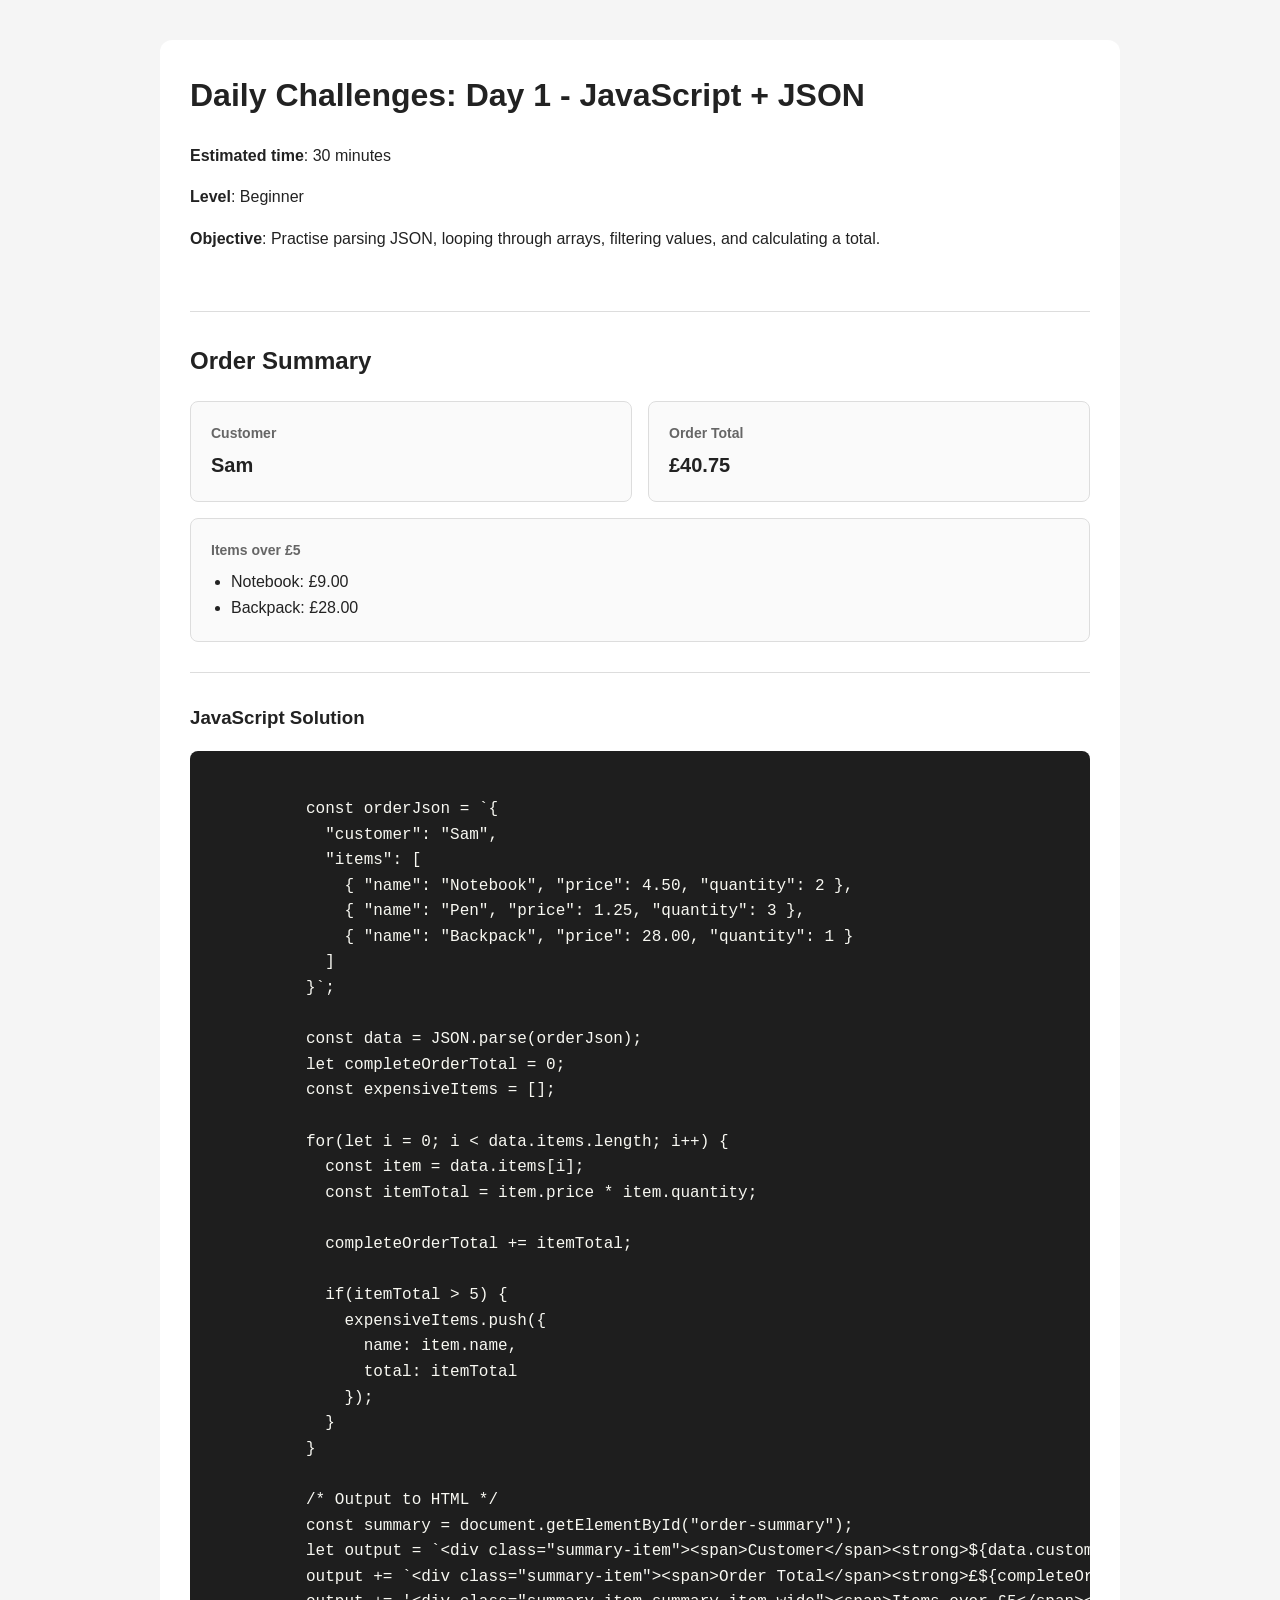
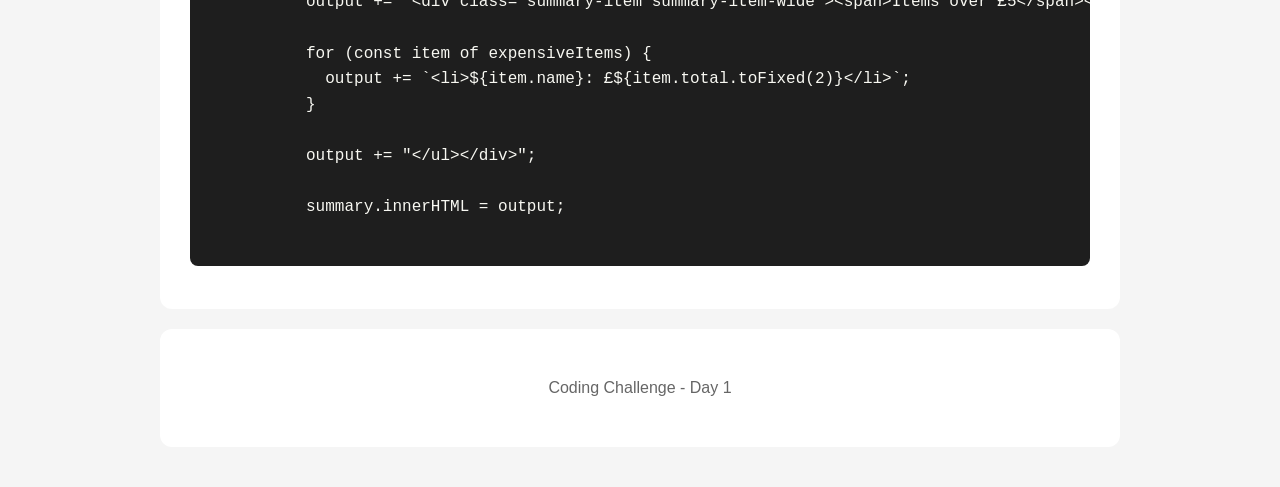
<file: day-1/index.html>
<!DOCTYPE html>
<html lang="en">
  <head>

    <meta charset="UTF-8">
    <meta name="viewport" content="width=device-width, initial-scale=1.0">

    <title>Daily Challenges: Day 1 - JavaScript + JSON</title>
    <link rel="stylesheet" href="../assets/css/combined.min.css">
  </head>
  <body class="challenge-page">

    <header>
      <h1>Daily Challenges: Day 1 - JavaScript + JSON</h1>

      <p><strong>Estimated time</strong>: 30 minutes</p>
      <p><strong>Level</strong>: Beginner</p>
      <p><strong>Objective</strong>: Practise parsing JSON, looping through arrays, filtering values, and calculating a total.</p>
    </header>

    <main>
      <hr />

      <section>
        <h2>Order Summary</h2>
        <div id="order-summary" class="order-summary"></div>
      </section>

      <hr/>

      <section>
        <h3>JavaScript Solution</h3>
        <pre><code>
          const orderJson = `{
            "customer": "Sam",
            "items": [
              { "name": "Notebook", "price": 4.50, "quantity": 2 },
              { "name": "Pen", "price": 1.25, "quantity": 3 },
              { "name": "Backpack", "price": 28.00, "quantity": 1 }
            ]
          }`;

          const data = JSON.parse(orderJson);
          let completeOrderTotal = 0;
          const expensiveItems = [];

          for(let i = 0; i < data.items.length; i++) {
            const item = data.items[i];
            const itemTotal = item.price * item.quantity;

            completeOrderTotal += itemTotal;

            if(itemTotal > 5) {
              expensiveItems.push({
                name: item.name,
                total: itemTotal
              });
            }
          }

          /* Output to HTML */
          const summary = document.getElementById("order-summary");
          let output = `&lt;div class="summary-item"&gt;&lt;span&gt;Customer&lt;/span&gt;&lt;strong&gt;${data.customer}&lt;/strong&gt;&lt;/div&gt;`;
          output += `&lt;div class="summary-item"&gt;&lt;span&gt;Order Total&lt;/span&gt;&lt;strong&gt;£${completeOrderTotal.toFixed(2)}&lt;/strong&gt;&lt;/div&gt;`;
          output += '&lt;div class="summary-item summary-item-wide"&gt;&lt;span&gt;Items over £5&lt;/span&gt;&lt;ul&gt;';

          for (const item of expensiveItems) {
            output += `&lt;li&gt;${item.name}: £${item.total.toFixed(2)}&lt;/li&gt;`;
          }

          output += "&lt;/ul&gt;&lt;/div&gt;";

          summary.innerHTML = output;
        </code></pre>
      </section>
    </main>

    <footer>
      <p>Coding Challenge - Day 1</p>
    </footer>

    <script>
      const orderJson = `{
        "customer": "Sam",
        "items": [
          { "name": "Notebook", "price": 4.50, "quantity": 2 },
          { "name": "Pen", "price": 1.25, "quantity": 3 },
          { "name": "Backpack", "price": 28.00, "quantity": 1 }
        ]
      }`;

      const data = JSON.parse(orderJson);
      let completeOrderTotal = 0;
      const expensiveItems = [];

      for(let i = 0; i < data.items.length; i++) {
        const item = data.items[i];
        const itemTotal = item.price * item.quantity;

        completeOrderTotal += itemTotal;

        if(itemTotal > 5) {
          expensiveItems.push({
            name: item.name,
            total: itemTotal
          });
        }
      }

      /* Output to HTML */
      const summary = document.getElementById("order-summary");
      let output = `<div class="summary-item"><span>Customer</span><strong>${data.customer}</strong></div>`;
      output += `<div class="summary-item"><span>Order Total</span><strong>£${completeOrderTotal.toFixed(2)}</strong></div>`;
      output += '<div class="summary-item summary-item-wide"><span>Items over £5</span><ul>';

      for (const item of expensiveItems) {
        output += `<li>${item.name}: £${item.total.toFixed(2)}</li>`;
      }

      output += "</ul></div>";

      summary.innerHTML = output;

    </script>

  </body>
</html>
</file>
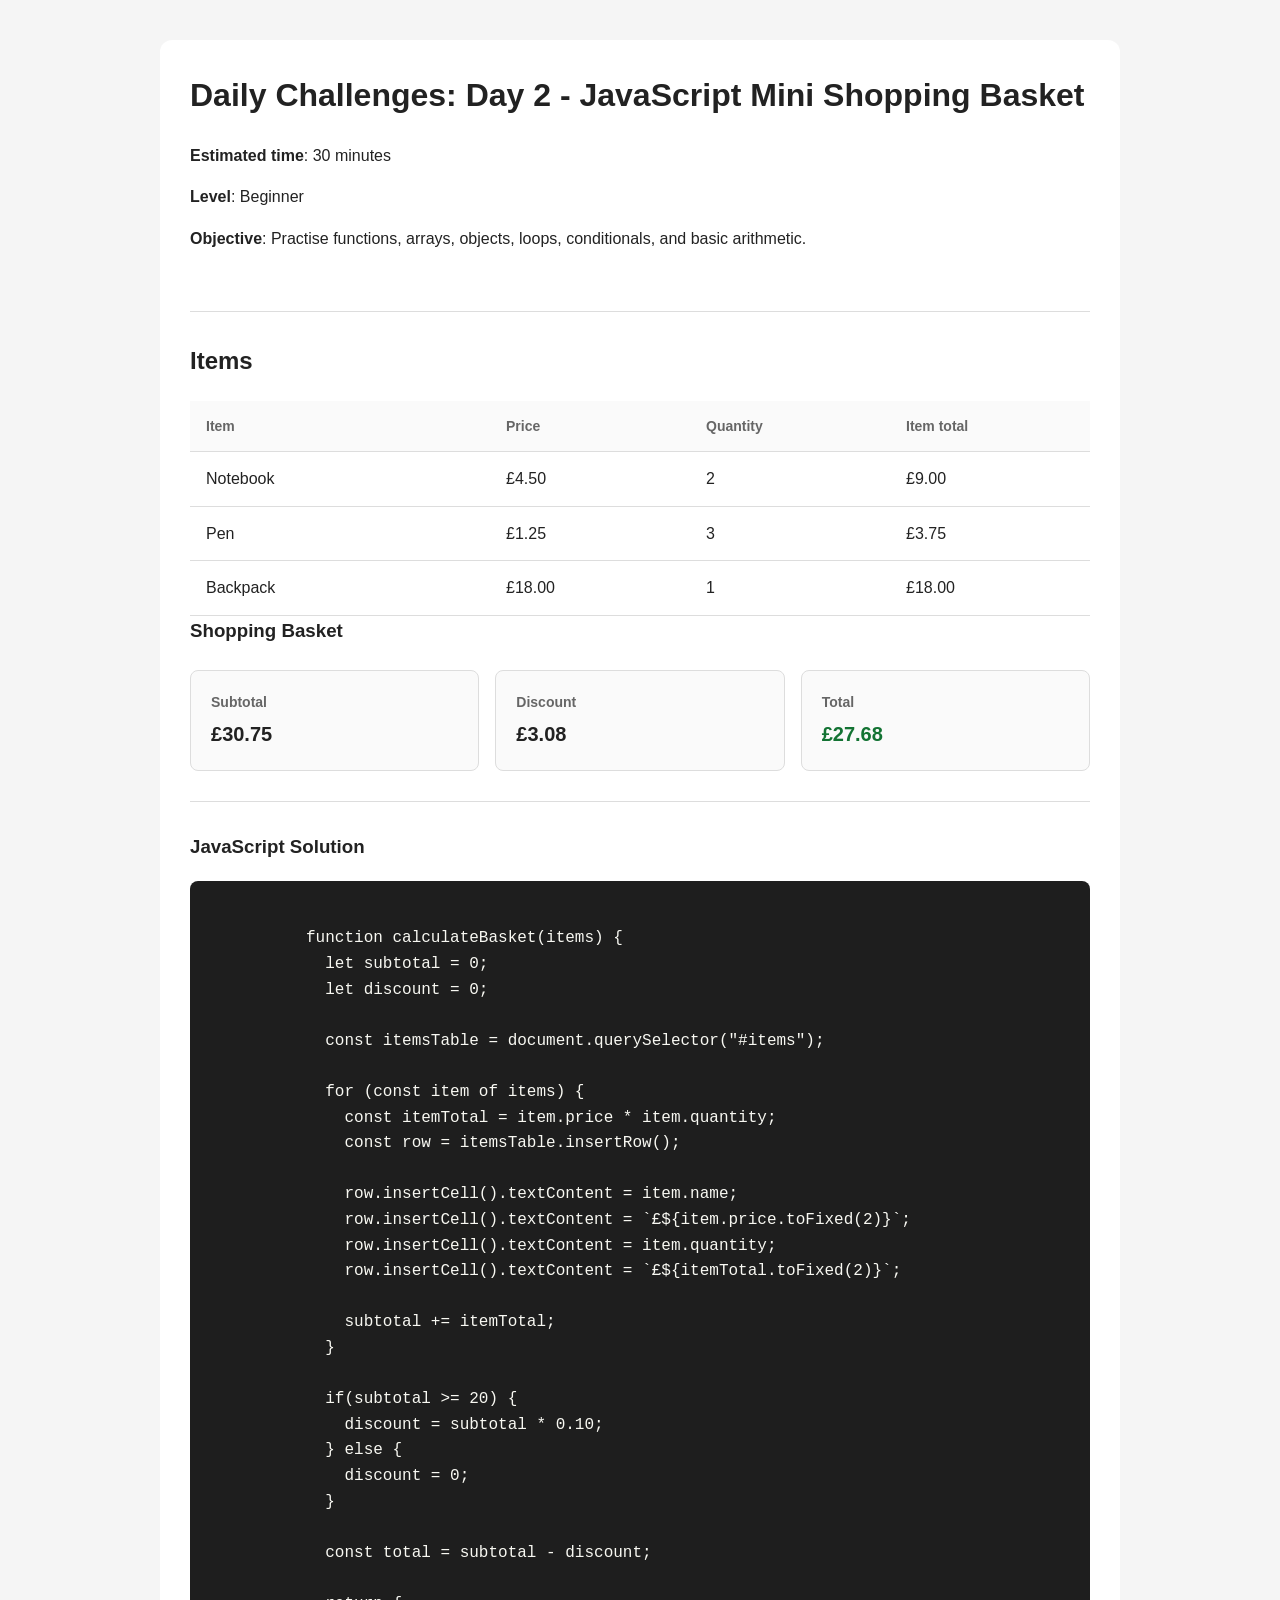
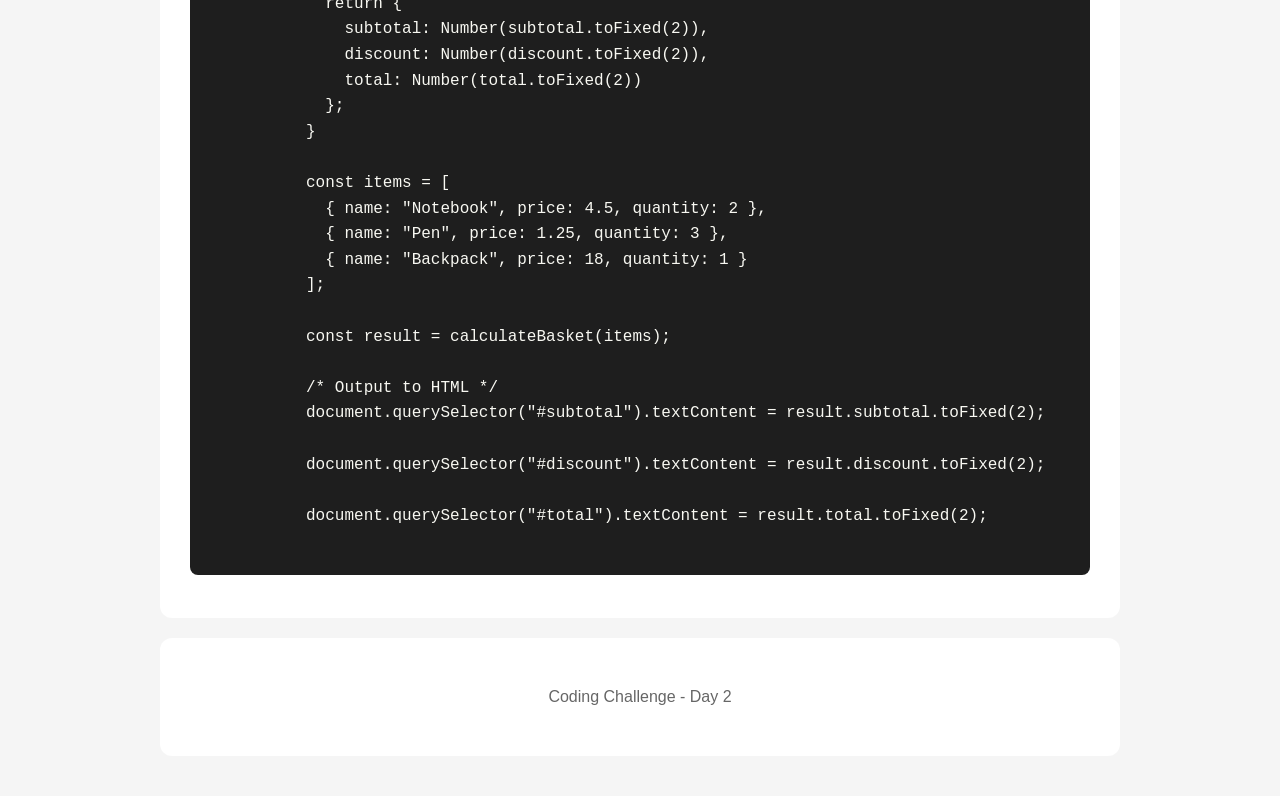
<file: day-2/index.html>
<!DOCTYPE html>
<html lang="en">
  <head>

    <meta charset="UTF-8">
    <meta name="viewport" content="width=device-width, initial-scale=1.0">

    <title>Daily Challenges: Day 2 - JavaScript Mini Shopping Basket</title>
    <link rel="stylesheet" href="../assets/css/combined.min.css">
  </head>
  <body class="challenge-page">

    <header>
      <h1>Daily Challenges: Day 2 - JavaScript Mini Shopping Basket</h1>

      <p><strong>Estimated time</strong>: 30 minutes</p>
      <p><strong>Level</strong>: Beginner</p>
      <p><strong>Objective</strong>: Practise functions, arrays, objects, loops, conditionals, and basic arithmetic.</p>
    </header>

    <main>
      <hr />
      <h2>Items</h2>

      <div class="table-wrap">
      <table>
        <thead>
          <tr>
            <th width="150" align="left">Item</th>
            <th width="100" align="left">Price</th>
            <th width="100" align="left">Quantity</th>
            <th width="100" align="left">Item total</th>
          </tr>
        </thead>

        <tbody id="items"></tbody>
      </table>
      </div>

      <h3>Shopping Basket</h3>
      <div class="basket-summary">
        <div class="summary-item"><span>Subtotal</span><strong>£<span id="subtotal"></span></strong></div>
        <div class="summary-item"><span>Discount</span><strong>£<span id="discount"></span></strong></div>
        <div class="summary-item total-card"><span>Total</span><strong>£<span id="total"></span></strong></div>
      </div>

      <hr/>

      <h3>JavaScript Solution</h3>
      <pre><code>
          function calculateBasket(items) {
            let subtotal = 0;
            let discount = 0;

            const itemsTable = document.querySelector("#items");

            for (const item of items) {
              const itemTotal = item.price * item.quantity;
              const row = itemsTable.insertRow();

              row.insertCell().textContent = item.name;
              row.insertCell().textContent = `£${item.price.toFixed(2)}`;
              row.insertCell().textContent = item.quantity;
              row.insertCell().textContent = `£${itemTotal.toFixed(2)}`;

              subtotal += itemTotal;
            }

            if(subtotal >= 20) {
              discount = subtotal * 0.10;
            } else {
              discount = 0;
            }

            const total = subtotal - discount;

            return {
              subtotal: Number(subtotal.toFixed(2)),
              discount: Number(discount.toFixed(2)),
              total: Number(total.toFixed(2))
            };
          }

          const items = [
            { name: "Notebook", price: 4.5, quantity: 2 },
            { name: "Pen", price: 1.25, quantity: 3 },
            { name: "Backpack", price: 18, quantity: 1 }
          ];

          const result = calculateBasket(items);

          /* Output to HTML */
          document.querySelector("#subtotal").textContent = result.subtotal.toFixed(2);

          document.querySelector("#discount").textContent = result.discount.toFixed(2);

          document.querySelector("#total").textContent = result.total.toFixed(2);
        </code></pre>
    </main>

    <footer>
      <p>Coding Challenge - Day 2</p>
    </footer>

    <script>
      function calculateBasket(items) {
        let subtotal = 0;
        let discount = 0;

        const itemsTable = document.querySelector("#items");

        for (const item of items) {
          const itemTotal = item.price * item.quantity;
          const row = itemsTable.insertRow();

          row.insertCell().textContent = item.name;
          row.insertCell().textContent = `£${item.price.toFixed(2)}`;
          row.insertCell().textContent = item.quantity;
          row.insertCell().textContent = `£${itemTotal.toFixed(2)}`;

          subtotal += itemTotal;
        }

        if(subtotal >= 20) {
          discount = subtotal * 0.10;
        } else {
          discount = 0;
        }

        const total = subtotal - discount;

        return {
          subtotal: Number(subtotal.toFixed(2)),
          discount: Number(discount.toFixed(2)),
          total: Number(total.toFixed(2))
        };
      }

      const items = [
        { name: "Notebook", price: 4.5, quantity: 2 },
        { name: "Pen", price: 1.25, quantity: 3 },
        { name: "Backpack", price: 18, quantity: 1 }
      ];

      const result = calculateBasket(items);

      /* Output to HTML */
      document.querySelector("#subtotal").textContent = result.subtotal.toFixed(2);

      document.querySelector("#discount").textContent = result.discount.toFixed(2);

      document.querySelector("#total").textContent = result.total.toFixed(2);

    </script>

  </body>
</html>
</file>
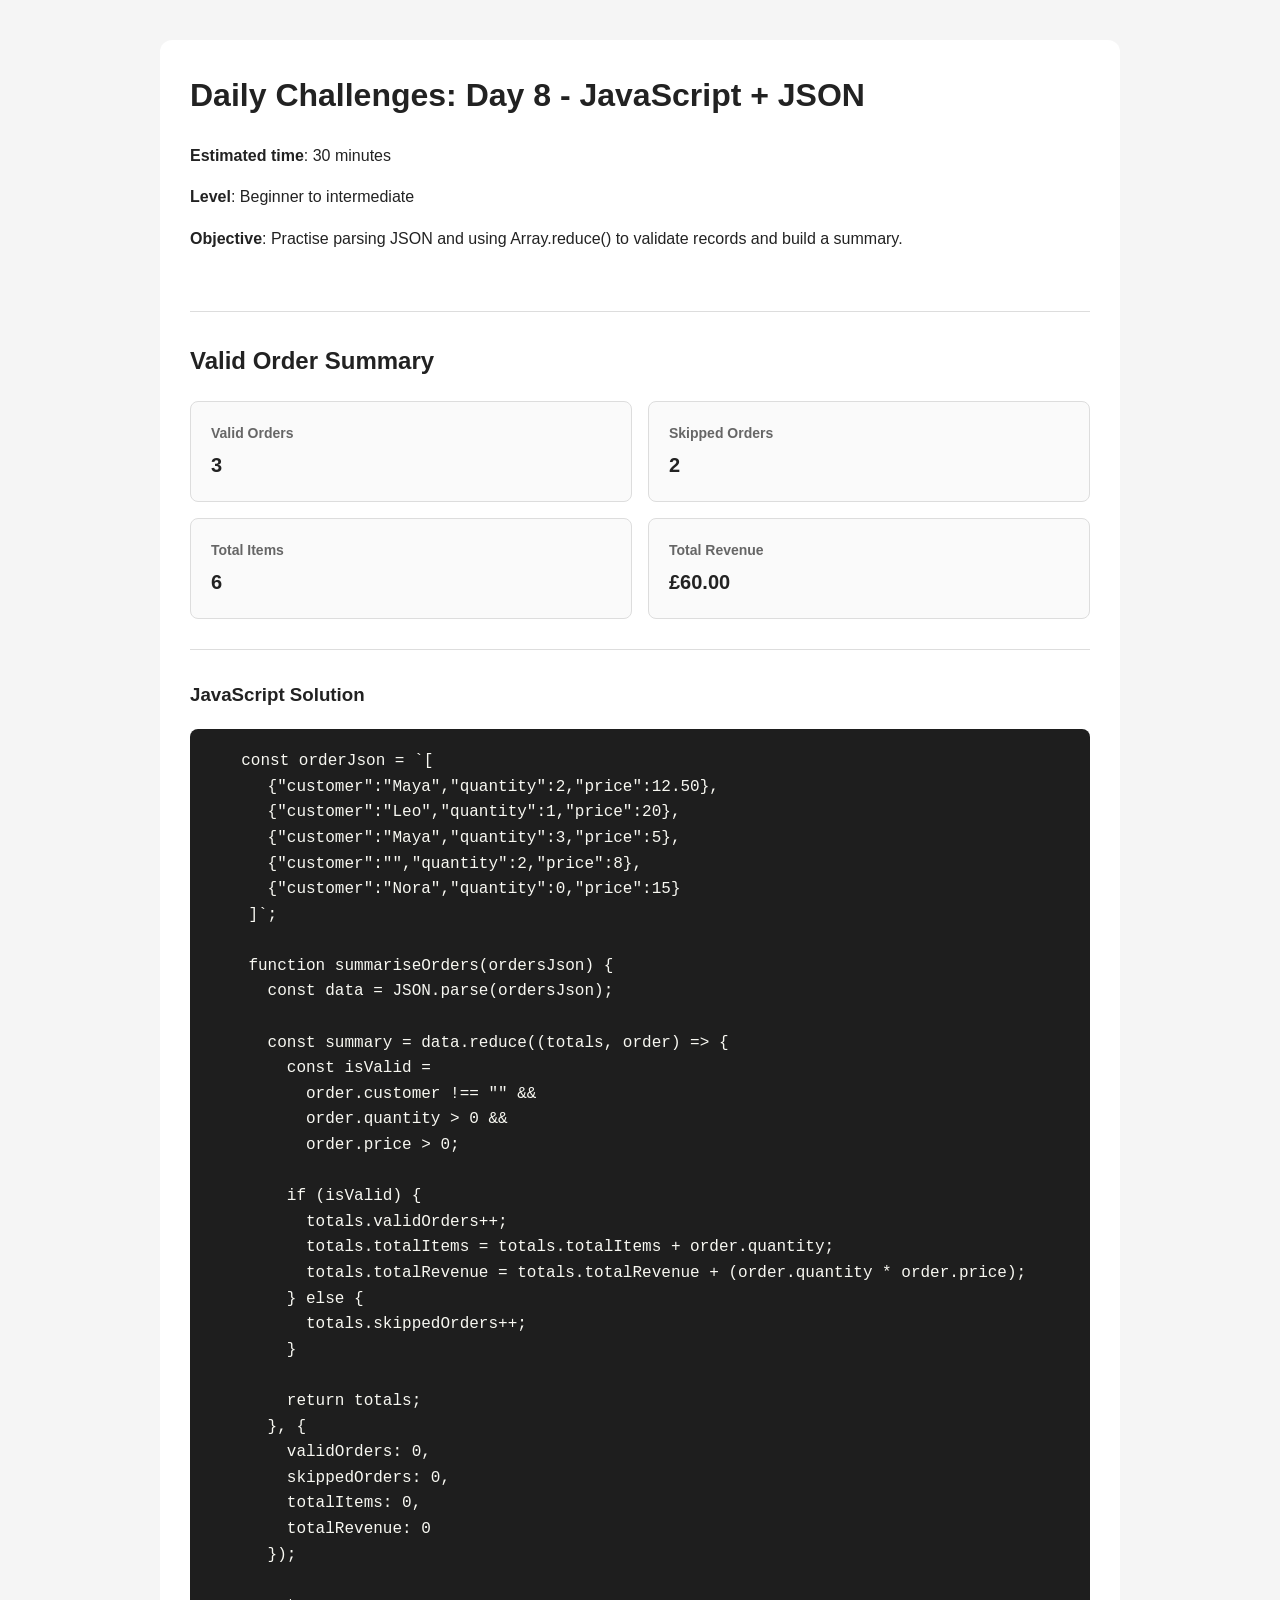
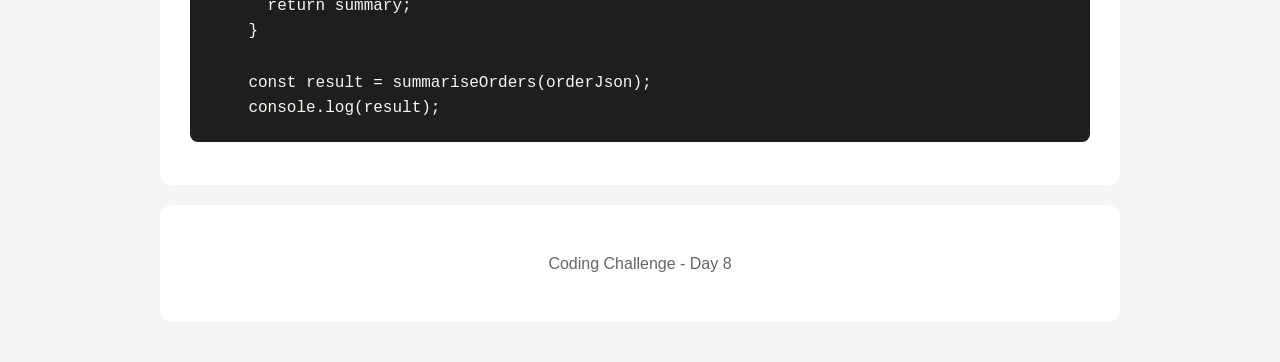
<file: day-8/index.html>
<!DOCTYPE html>
<html lang="en">
<head>

  <meta charset="UTF-8">
  <meta name="viewport" content="width=device-width, initial-scale=1.0">

  <title>Daily Challenges: Day 8 - JavaScript + JSON</title>
  <link rel="stylesheet" href="../assets/css/combined.min.css">

</head>
<body class="challenge-page">

  <header>

    <h1>Daily Challenges: Day 8 - JavaScript + JSON</h1>

    <p><strong>Estimated time</strong>: 30 minutes</p>
    <p><strong>Level</strong>: Beginner to intermediate</p>
    <p>
      <strong>Objective</strong>:
      Practise parsing JSON and using Array.reduce() to validate records and build a summary.
    </p>

  </header>

  <main>

    <hr />

    <section>

      <h2>Valid Order Summary</h2>

      <div class="loan-summary">

        <div class="summary-item">
          <span>Valid Orders</span>
          <strong id="valid-orders">0</strong>
        </div>

        <div class="summary-item">
          <span>Skipped Orders</span>
          <strong id="skipped-orders">0</strong>
        </div>

        <div class="summary-item">
          <span>Total Items</span>
          <strong id="total-items">0</strong>
        </div>

        <div class="summary-item">
          <span>Total Revenue</span>
          <strong id="total-revenue">£0.00</strong>
        </div>

      </div>

    </section>

    <hr />

    <section>

      <h3>JavaScript Solution</h3>

      <pre>
    <code>const orderJson = `[
      {"customer":"Maya","quantity":2,"price":12.50},
      {"customer":"Leo","quantity":1,"price":20},
      {"customer":"Maya","quantity":3,"price":5},
      {"customer":"","quantity":2,"price":8},
      {"customer":"Nora","quantity":0,"price":15}
    ]`;
      
    function summariseOrders(ordersJson) {
      const data = JSON.parse(ordersJson);
    
      const summary = data.reduce((totals, order) =&gt; {
        const isValid =
          order.customer !== "" &amp;&amp;
          order.quantity &gt; 0 &amp;&amp;
          order.price &gt; 0;
    
        if (isValid) {
          totals.validOrders++;
          totals.totalItems = totals.totalItems + order.quantity;
          totals.totalRevenue = totals.totalRevenue + (order.quantity * order.price);
        } else {
          totals.skippedOrders++;
        }
    
        return totals;
      }, {
        validOrders: 0,
        skippedOrders: 0,
        totalItems: 0,
        totalRevenue: 0
      });
    
      return summary;
    }
      
    const result = summariseOrders(orderJson);
    console.log(result);</code></pre>

    </section>

  </main>

  <footer>

    <p>Coding Challenge - Day 8</p>

  </footer>

  <script>
    const orderJson = `[
      {"customer":"Maya","quantity":2,"price":12.50},
      {"customer":"Leo","quantity":1,"price":20},
      {"customer":"Maya","quantity":3,"price":5},
      {"customer":"","quantity":2,"price":8},
      {"customer":"Nora","quantity":0,"price":15}
    ]`;

    function summariseOrders(ordersJson) {
      const data = JSON.parse(ordersJson);

      const summary = data.reduce((totals, order) => {
        const isValid =
          order.customer !== "" &&
          order.quantity > 0 &&
          order.price > 0;

        if (isValid) {
          totals.validOrders++;
          totals.totalItems = totals.totalItems + order.quantity;
          totals.totalRevenue = totals.totalRevenue + (order.quantity * order.price);
        } else {
          totals.skippedOrders++;
        }

        return totals;
      }, {
        validOrders: 0,
        skippedOrders: 0,
        totalItems: 0,
        totalRevenue: 0
      });

      return summary;
    }

    const result = summariseOrders(orderJson);

    document.getElementById("valid-orders").textContent = result.validOrders;
    document.getElementById("skipped-orders").textContent = result.skippedOrders;
    document.getElementById("total-items").textContent = result.totalItems;
    document.getElementById("total-revenue").textContent = `£${result.totalRevenue.toFixed(2)}`;
  </script>

</body>
</html>
</file>
<file: assets/css/combined.min.css>
.dashboard-page{color-scheme:dark;--background: #08111f;--surface: rgba(17, 31, 52, 0.78);--surface-hover: rgba(24, 43, 70, 0.94);--border: rgba(148, 163, 184, 0.18);--text: #f8fafc;--muted: #a9b7ca;--accent: #55e6c1;--accent-two: #60a5fa;min-height:100vh;margin:0;font-family:Inter,ui-sans-serif,system-ui,-apple-system,BlinkMacSystemFont,"Segoe UI",sans-serif;color:var(--text);background:radial-gradient(circle at 15% 0%, rgba(37, 99, 235, 0.24), transparent 34rem),radial-gradient(circle at 90% 20%, rgba(45, 212, 191, 0.14), transparent 28rem),var(--background)}.dashboard-page .page{width:min(1100px,100% - 2rem);margin:0 auto;padding:5rem 0}.dashboard-page .eyebrow{display:inline-flex;align-items:center;gap:.55rem;margin:0 0 1rem;color:var(--accent);font-size:.78rem;font-weight:800;letter-spacing:.14em;text-transform:uppercase}.dashboard-page .eyebrow::before{width:.55rem;height:.55rem;border-radius:50%;background:var(--accent);box-shadow:0 0 1rem var(--accent);content:""}.dashboard-page h1{max-width:780px;margin:0;font-size:clamp(2.5rem,7vw,5.2rem);line-height:.98;letter-spacing:-0.055em}.dashboard-page .intro{max-width:650px;margin:1.5rem 0 3.25rem;color:var(--muted);font-size:clamp(1rem,2vw,1.2rem);line-height:1.7}.dashboard-page .challenge-grid{display:grid;grid-template-columns:repeat(auto-fit, minmax(min(100%, 290px), 1fr));gap:1.15rem}.dashboard-page .challenge-card{position:relative;display:flex;min-height:260px;flex-direction:column;padding:1.65rem;overflow:hidden;color:inherit;text-decoration:none;background:var(--surface);border:1px solid var(--border);border-radius:1.25rem;box-shadow:0 18px 50px rgba(0,0,0,.2);backdrop-filter:blur(14px);transition:transform 180ms ease,border-color 180ms ease,background 180ms ease}.dashboard-page .challenge-card::after{position:absolute;right:-4rem;bottom:-5rem;width:11rem;height:11rem;border-radius:50%;background:var(--accent-two);opacity:.08;filter:blur(5px);content:""}.dashboard-page .challenge-card:hover,.dashboard-page .challenge-card:focus-visible{transform:translateY(-5px);background:var(--surface-hover);border-color:rgba(85,230,193,.5);outline:none}.dashboard-page .challenge-card h2{margin:0 0 .85rem;font-size:1.35rem;line-height:1.25;letter-spacing:-0.025em}.dashboard-page .challenge-card:hover .open-link span{transform:translateX(4px)}.dashboard-page .folder{margin-bottom:2.2rem;color:var(--accent);font:700 .78rem/1 ui-monospace,SFMono-Regular,Menlo,monospace;letter-spacing:.08em;text-transform:uppercase}.dashboard-page .objective{margin:0;color:var(--muted);line-height:1.6}.dashboard-page .open-link{display:flex;align-items:center;gap:.5rem;margin-top:auto;padding-top:1.5rem;color:var(--text);font-size:.9rem;font-weight:750}.dashboard-page .open-link span{transition:transform 180ms ease}.dashboard-page .empty{padding:2rem;color:var(--muted);border:1px dashed var(--border);border-radius:1rem}.dashboard-page footer{margin-top:3rem;color:#718096;font-size:.85rem}@media(max-width: 560px){.dashboard-page .page{padding:3.25rem 0}.dashboard-page .intro{margin-bottom:2.25rem}.dashboard-page .challenge-card{min-height:235px}}*{box-sizing:border-box}.challenge-page{max-width:1000px;margin:0 auto;padding:40px 20px;font-family:Arial,sans-serif;line-height:1.6;color:#222;background:#f5f5f5}.challenge-page header,.challenge-page main,.challenge-page footer{padding:30px;background:#fff}.challenge-page header{padding-bottom:0;border-radius:12px 12px 0 0}.challenge-page header p:last-child{margin-bottom:0}.challenge-page main{border-radius:0 0 12px 12px}.challenge-page footer{margin-top:20px;border-radius:12px;text-align:center;color:#666}.challenge-page h1,.challenge-page h2,.challenge-page h3{margin-top:0}.challenge-page hr{margin:30px 0;border:0;border-top:1px solid #ddd}.challenge-page .summary-item{padding:20px;border:1px solid #ddd;border-radius:8px;background:#fafafa}.challenge-page .summary-item>span{display:block;margin-bottom:5px;color:#666;font-size:14px;font-weight:bold}.challenge-page .summary-item strong{font-size:20px}.challenge-page pre{overflow-x:auto;padding:20px;border-radius:8px;background:#1e1e1e;color:#f8f8f2}.challenge-page code{font-family:Monaco,Consolas,monospace}@media(max-width: 600px){.challenge-page{padding:20px 10px}.challenge-page header,.challenge-page main,.challenge-page footer{padding:20px}}.order-summary{display:grid;grid-template-columns:repeat(2, 1fr);gap:16px}.summary-item ul{margin:8px 0 0;padding-left:20px}.summary-item-wide{grid-column:1/-1}@media(max-width: 600px){.order-summary{grid-template-columns:1fr}.summary-item-wide{grid-column:auto}}.table-wrap{overflow-x:auto}table{width:100%;border-collapse:collapse}th,td{padding:14px 16px;border-bottom:1px solid #ddd;text-align:left}th{color:#666;font-size:14px;background:#fafafa}.basket-summary{display:grid;grid-template-columns:repeat(3, 1fr);gap:16px;margin-top:24px}.total-card{border-color:#137333}.total-card strong{color:#137333}@media(max-width: 600px){.basket-summary{grid-template-columns:1fr}}.loan-summary{display:grid;grid-template-columns:repeat(2, 1fr);gap:16px}.status-on-time{color:#137333}.status-overdue{color:#b3261e}@media(max-width: 600px){.loan-summary{grid-template-columns:1fr}}/*# sourceMappingURL=combined.min.css.map */
</file>
